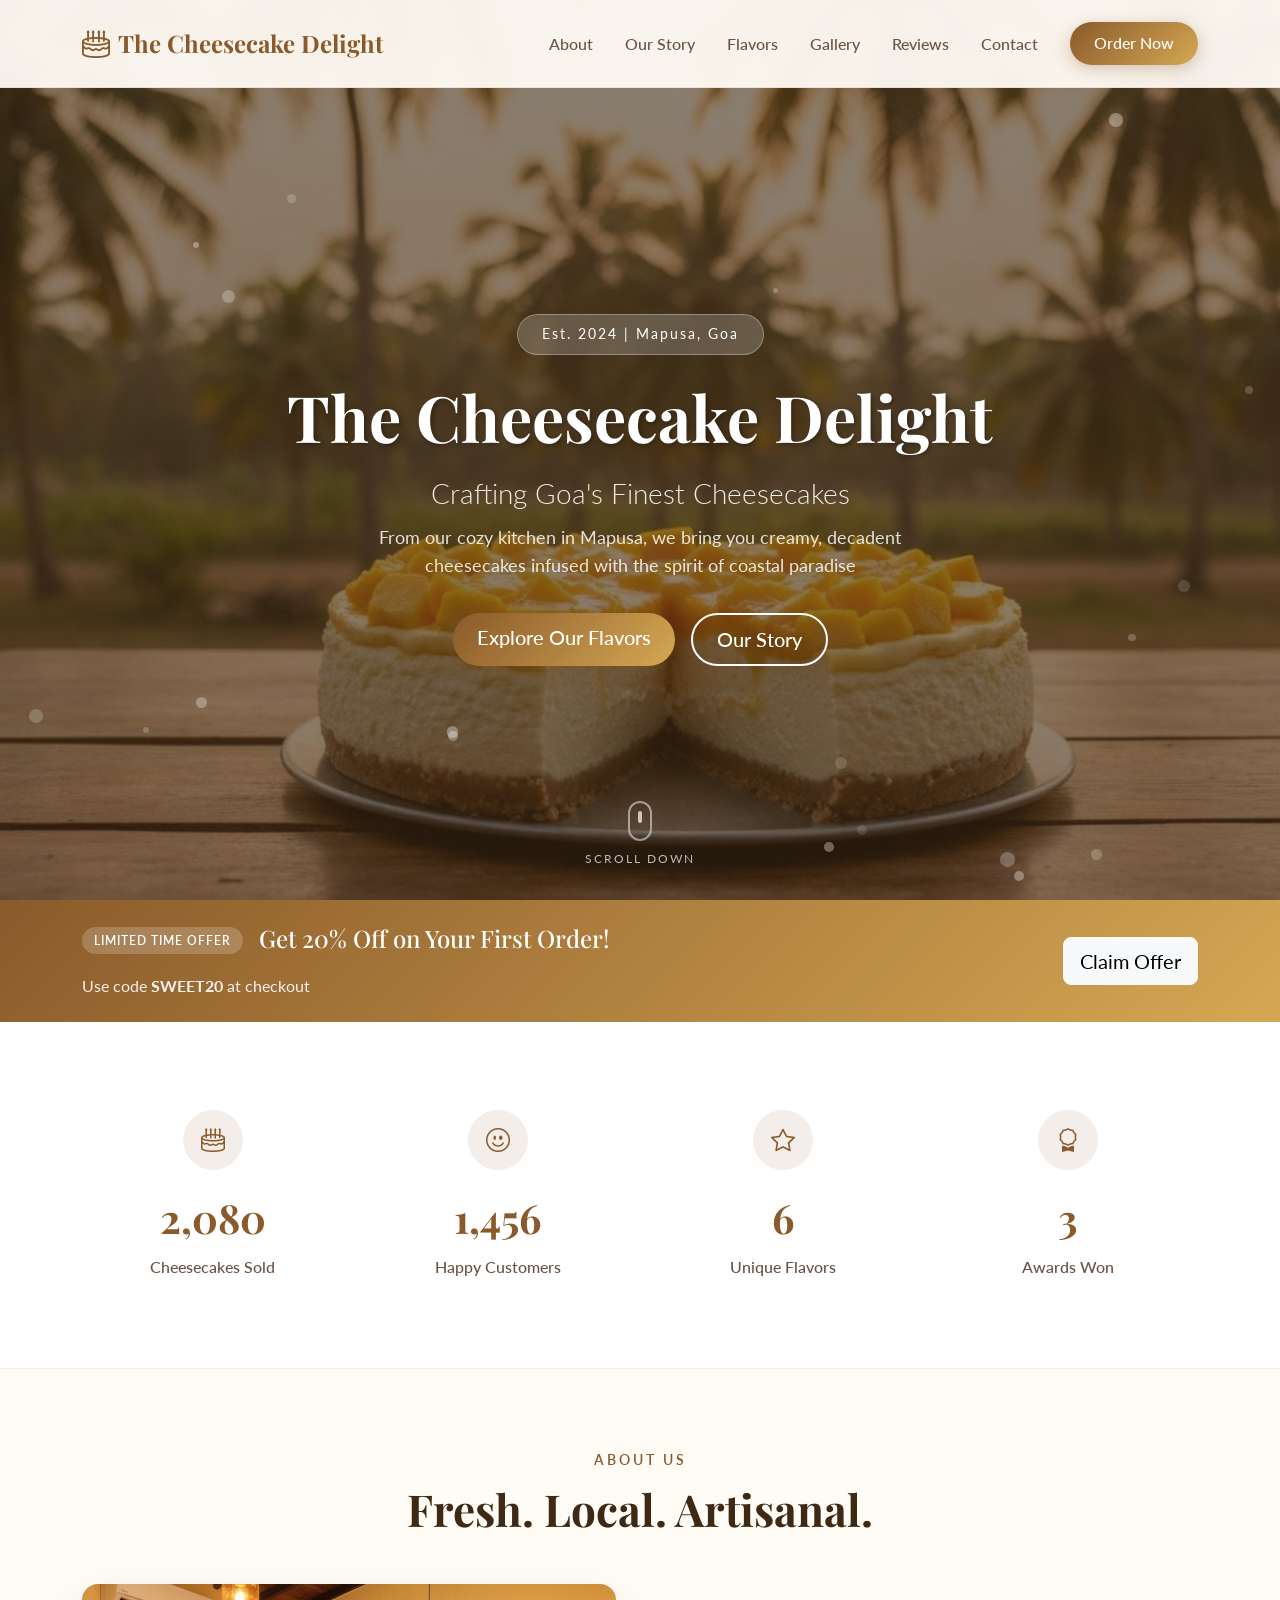
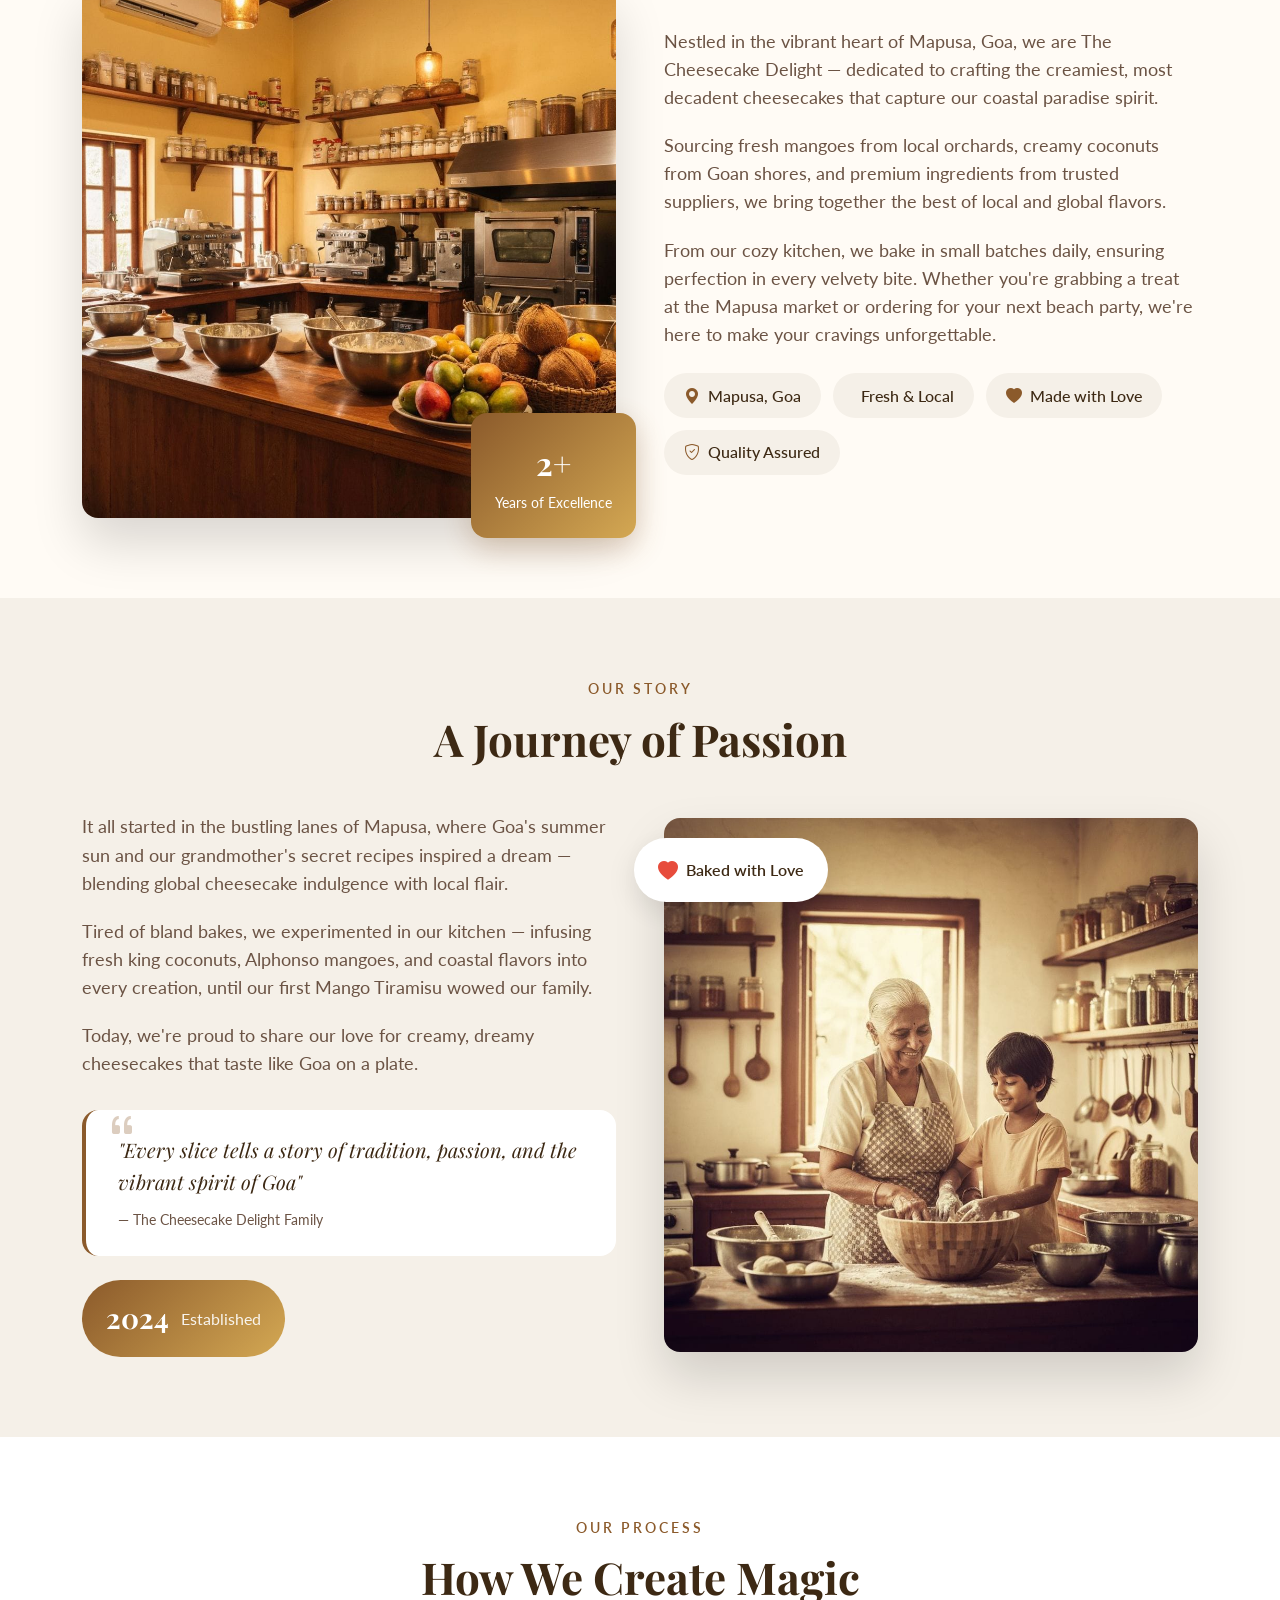
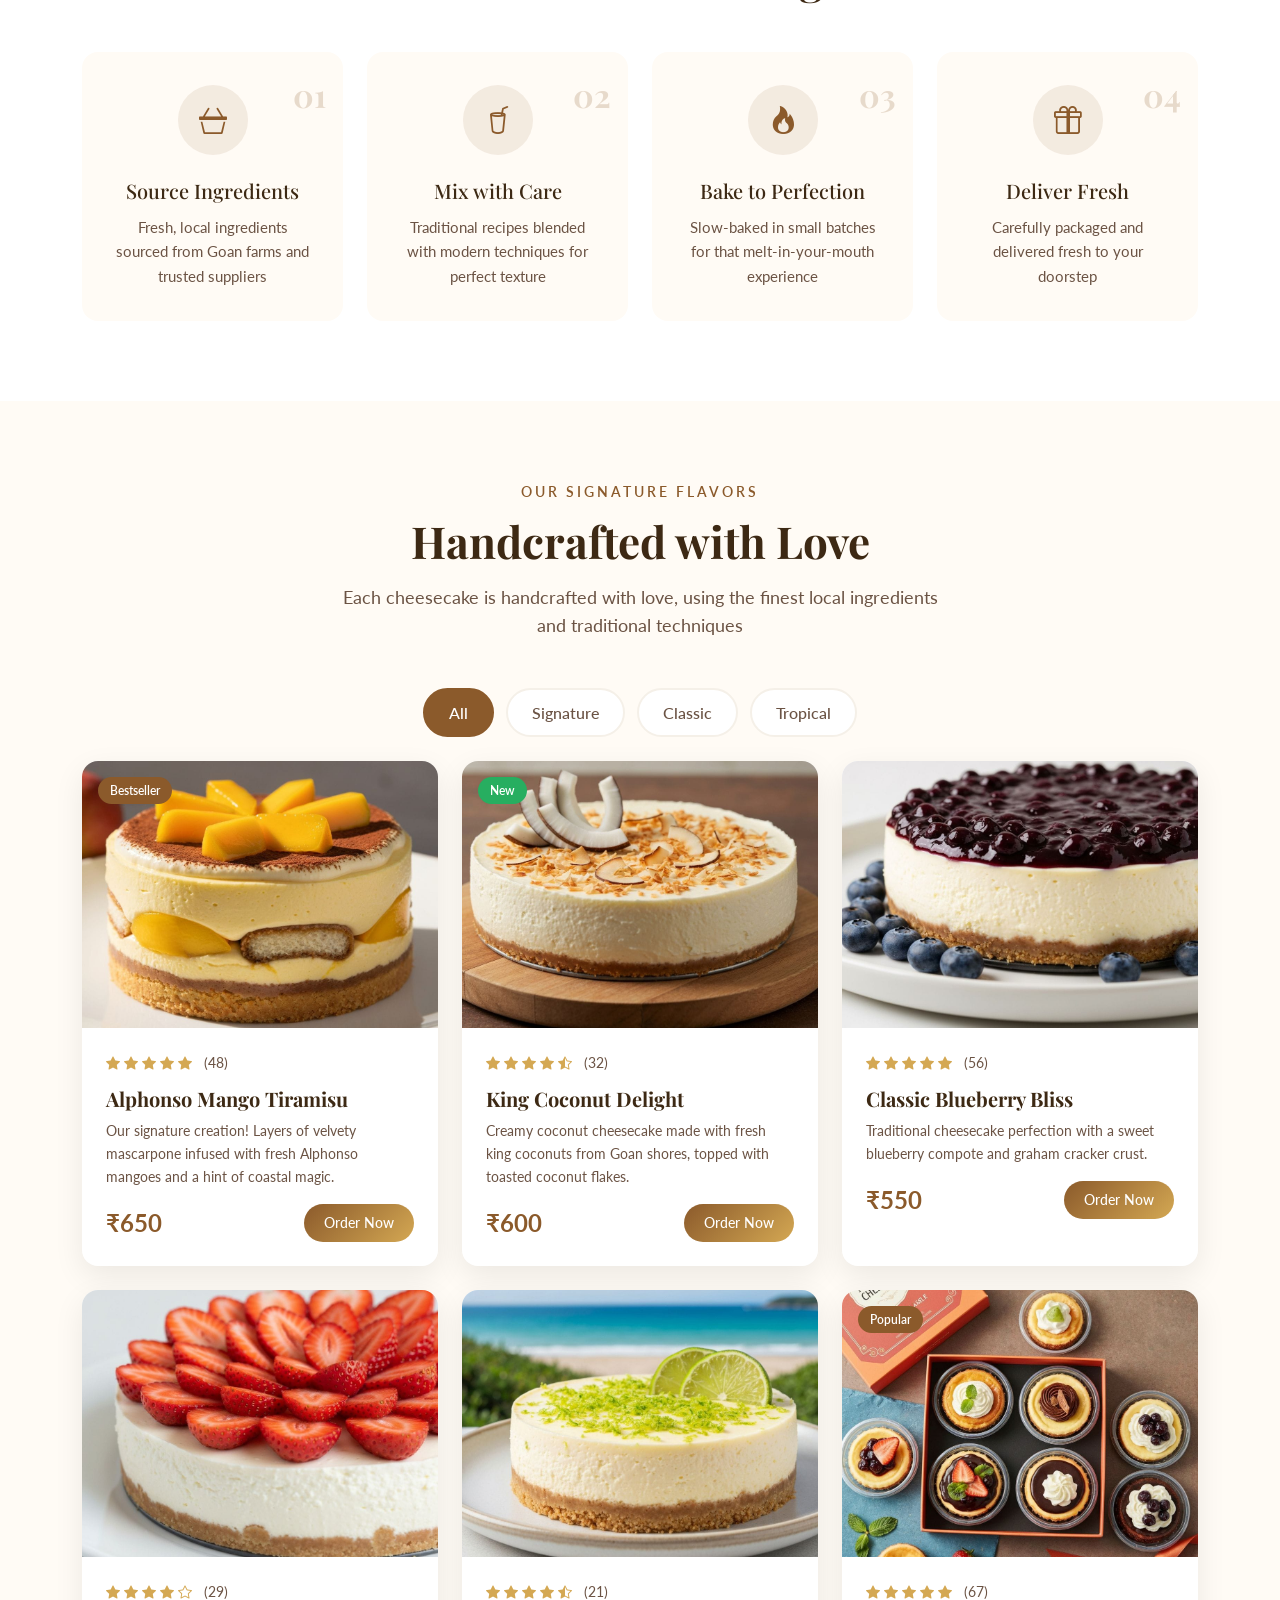
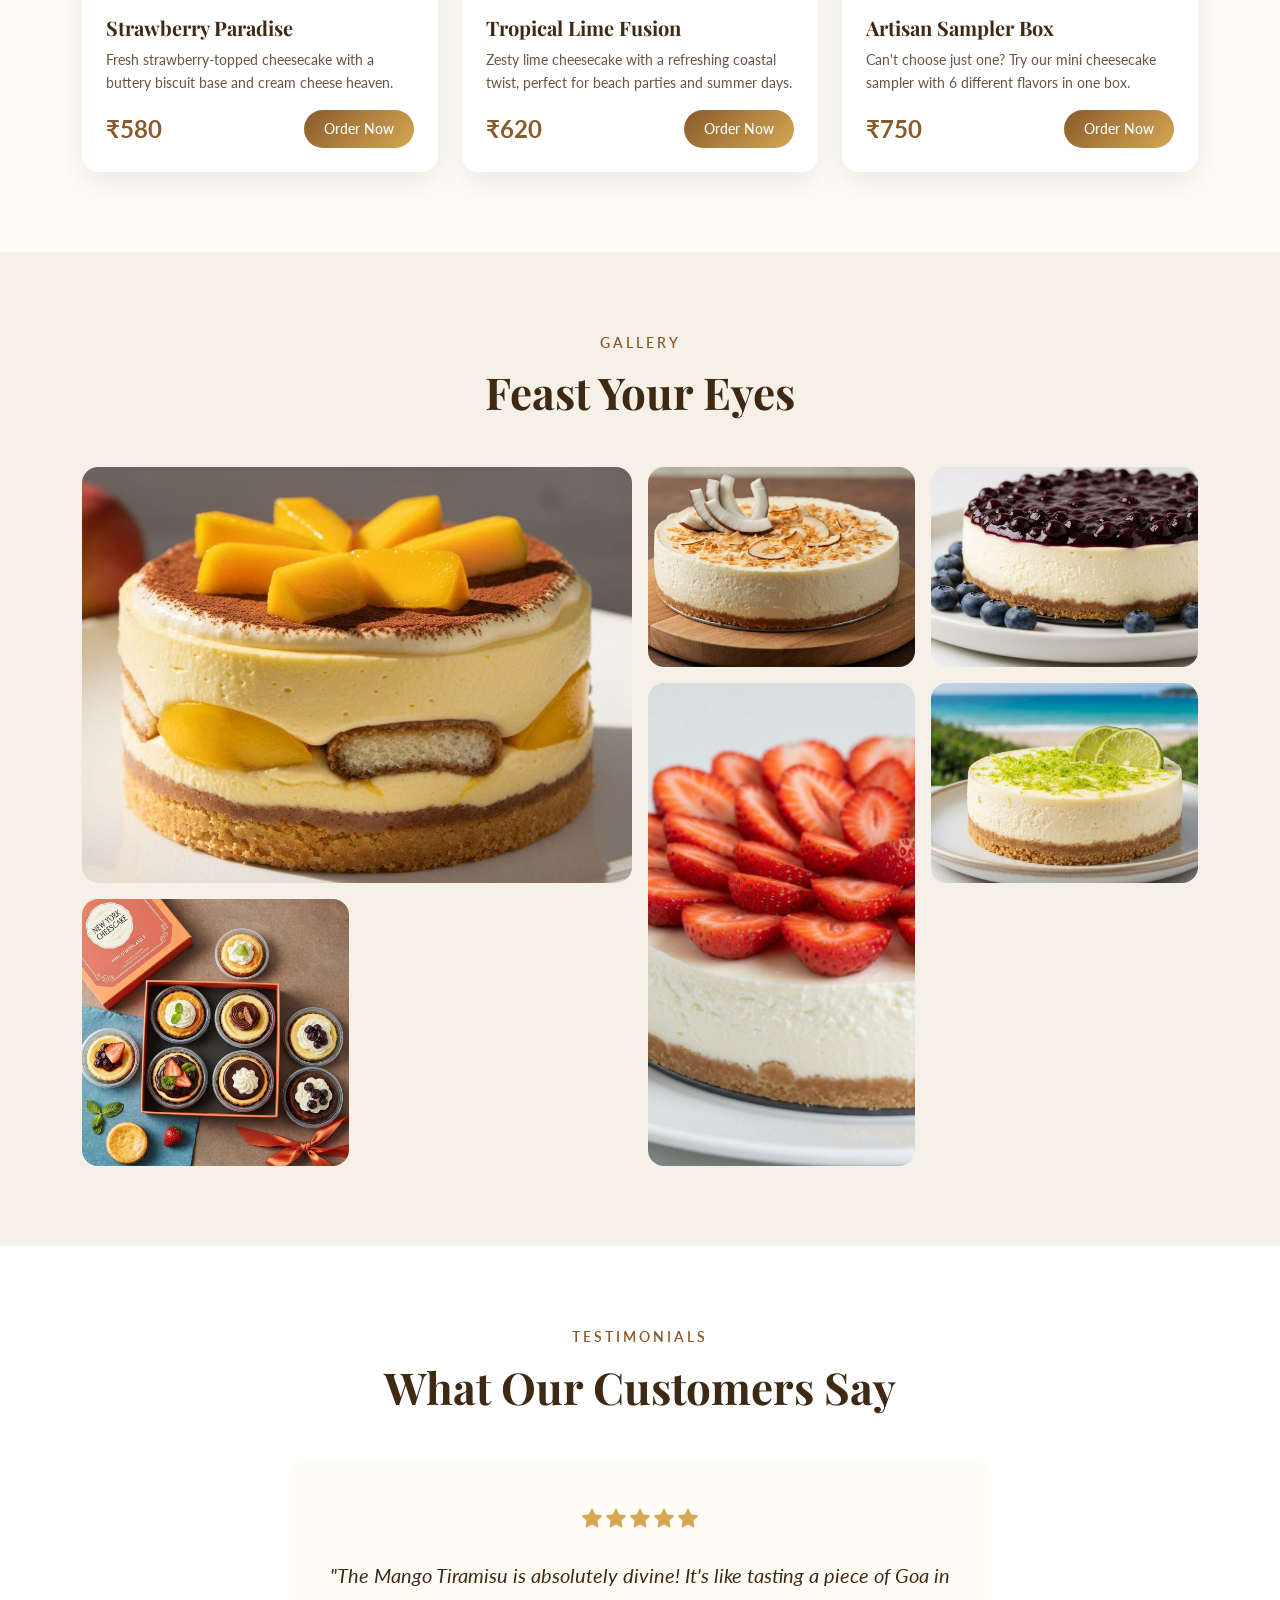
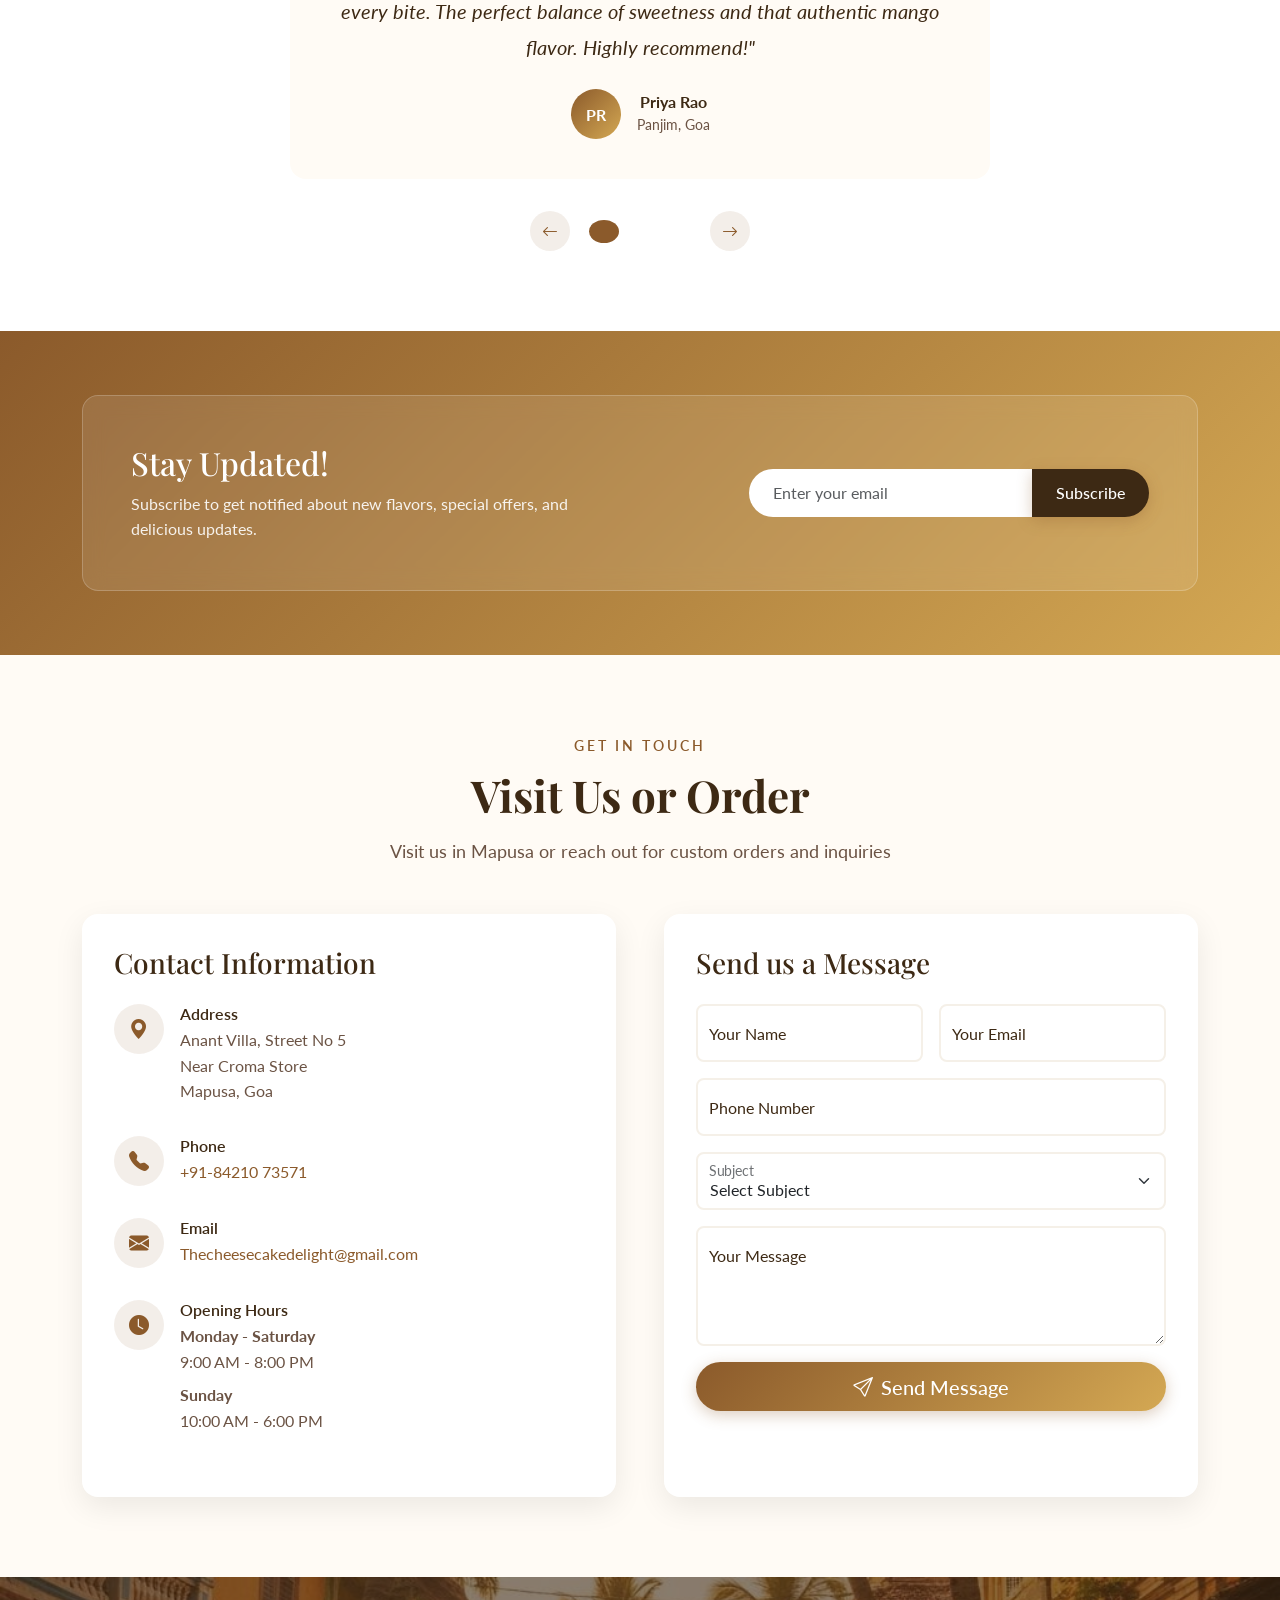
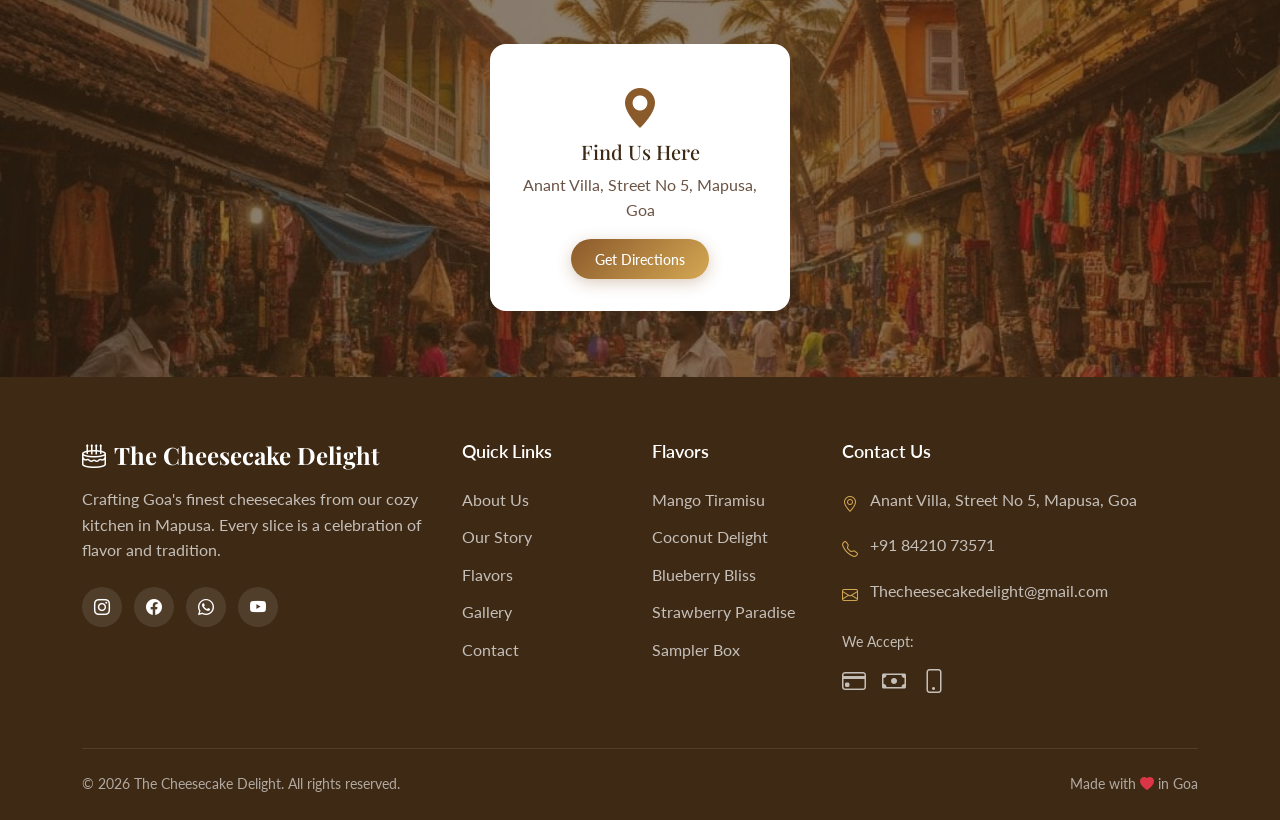
<file: index.html>
<!DOCTYPE html>
<html lang="en">
<head>
    <meta charset="UTF-8">
    <meta name="viewport" content="width=device-width, initial-scale=1.0">
    <title>The Cheesecake Delight | Goa's Finest Cheesecakes</title>
    <meta name="description" content="Crafting Goa's finest cheesecakes from our cozy kitchen in Mapusa. Fresh, local, artisanal cheesecakes infused with coastal paradise flavors.">
    
    <!-- Bootstrap CSS -->
    <link href="https://cdn.jsdelivr.net/npm/bootstrap@5.3.3/dist/css/bootstrap.min.css" rel="stylesheet">
    <!-- Bootstrap Icons -->
    <link href="https://cdn.jsdelivr.net/npm/bootstrap-icons@1.11.3/font/bootstrap-icons.css" rel="stylesheet">
    <!-- Google Fonts -->
    <link href="https://fonts.googleapis.com/css2?family=Playfair+Display:wght@400;600;700&family=Lato:wght@300;400;700&display=swap" rel="stylesheet">
    <!-- AOS Animation Library -->
    <link href="https://unpkg.com/aos@2.3.1/dist/aos.css" rel="stylesheet">
    <!-- Custom CSS -->
    <link rel="stylesheet" href="style.css">
</head>
<body>

    <!-- Preloader -->
    <div id="preloader">
        <div class="preloader-inner">
            <div class="preloader-icon">
                <i class="bi bi-cake2"></i>
            </div>
            <p>Loading deliciousness...</p>
        </div>
    </div>

    <!-- Header -->
    <nav class="navbar navbar-expand-lg fixed-top">
        <div class="container">
            <a class="navbar-brand" href="#">
                <i class="bi bi-cake2 me-2"></i>The Cheesecake Delight
            </a>
            <button class="navbar-toggler" type="button" data-bs-toggle="collapse" data-bs-target="#navbarNav" aria-controls="navbarNav" aria-expanded="false" aria-label="Toggle navigation">
                <span class="navbar-toggler-icon"></span>
            </button>
            <div class="collapse navbar-collapse justify-content-end" id="navbarNav">
                <ul class="navbar-nav align-items-center">
                    <li class="nav-item">
                        <a class="nav-link" href="#about">About</a>
                    </li>
                    <li class="nav-item">
                        <a class="nav-link" href="#story">Our Story</a>
                    </li>
                    <li class="nav-item">
                        <a class="nav-link" href="#flavors">Flavors</a>
                    </li>
                    <li class="nav-item">
                        <a class="nav-link" href="#gallery">Gallery</a>
                    </li>
                    <li class="nav-item">
                        <a class="nav-link" href="#testimonials">Reviews</a>
                    </li>
                    <li class="nav-item">
                        <a class="nav-link" href="#contact">Contact</a>
                    </li>
                    <li class="nav-item ms-lg-3">
                        <a class="btn btn-primary-custom" href="#flavors">Order Now</a>
                    </li>
                </ul>
            </div>
        </div>
    </nav>

    <!-- Hero Section -->
    <section class="hero-section">
        <div class="hero-particles" id="particles"></div>
        <div class="hero-content" data-aos="fade-up" data-aos-duration="1000">
            <span class="hero-badge">Est. 2024 | Mapusa, Goa</span>
            <h1>The Cheesecake Delight</h1>
            <p class="subtitle">Crafting Goa's Finest Cheesecakes</p>
            <p class="description">From our cozy kitchen in Mapusa, we bring you creamy, decadent cheesecakes infused with the spirit of coastal paradise</p>
            <div class="hero-buttons">
                <a href="#flavors" class="btn btn-primary-custom btn-lg">Explore Our Flavors</a>
                <a href="#story" class="btn btn-outline-custom btn-lg">Our Story</a>
            </div>
        </div>
        <div class="scroll-indicator">
            <div class="mouse">
                <div class="wheel"></div>
            </div>
            <span>Scroll Down</span>
        </div>
    </section>

    <!-- Special Offer Banner -->
    <section class="offer-banner">
        <div class="container">
            <div class="row align-items-center">
                <div class="col-lg-8">
                    <div class="offer-content" data-aos="fade-right">
                        <span class="offer-tag">Limited Time Offer</span>
                        <h3>Get 20% Off on Your First Order!</h3>
                        <p>Use code <strong>SWEET20</strong> at checkout</p>
                    </div>
                </div>
                <div class="col-lg-4 text-lg-end">
                    <a href="#contact" class="btn btn-light btn-lg" data-aos="fade-left">Claim Offer</a>
                </div>
            </div>
        </div>
    </section>

    <!-- Stats Section -->
    <section class="stats-section">
        <div class="container">
            <div class="row g-4">
                <div class="col-6 col-md-3" data-aos="fade-up" data-aos-delay="0">
                    <div class="stat-item">
                        <div class="stat-icon"><i class="bi bi-cake2"></i></div>
                        <div class="stat-number" data-target="5000">0</div>
                        <div class="stat-label">Cheesecakes Sold</div>
                    </div>
                </div>
                <div class="col-6 col-md-3" data-aos="fade-up" data-aos-delay="100">
                    <div class="stat-item">
                        <div class="stat-icon"><i class="bi bi-emoji-smile"></i></div>
                        <div class="stat-number" data-target="3500">0</div>
                        <div class="stat-label">Happy Customers</div>
                    </div>
                </div>
                <div class="col-6 col-md-3" data-aos="fade-up" data-aos-delay="200">
                    <div class="stat-item">
                        <div class="stat-icon"><i class="bi bi-star"></i></div>
                        <div class="stat-number" data-target="15">0</div>
                        <div class="stat-label">Unique Flavors</div>
                    </div>
                </div>
                <div class="col-6 col-md-3" data-aos="fade-up" data-aos-delay="300">
                    <div class="stat-item">
                        <div class="stat-icon"><i class="bi bi-award"></i></div>
                        <div class="stat-number" data-target="8">0</div>
                        <div class="stat-label">Awards Won</div>
                    </div>
                </div>
            </div>
        </div>
    </section>

    <!-- About Section -->
    <section id="about" class="section about-section">
        <div class="container">
            <div class="text-center mb-5">
                <p class="section-label" data-aos="fade-up">About Us</p>
                <h2 class="section-title" data-aos="fade-up" data-aos-delay="100">Fresh. Local. Artisanal.</h2>
            </div>
            <div class="row align-items-center g-5">
                <div class="col-lg-6" data-aos="fade-right">
                    <div class="about-image-wrapper">
                        <div class="about-image">
                            <img src="images/about-bakery.jpg" alt="Our cozy bakery kitchen in Mapusa">
                        </div>
                        <div class="about-image-badge">
                            <span class="badge-number">2+</span>
                            <span class="badge-text">Years of Excellence</span>
                        </div>
                    </div>
                </div>
                <div class="col-lg-6" data-aos="fade-left">
                    <div class="about-text">
                        <p>Nestled in the vibrant heart of Mapusa, Goa, we are The Cheesecake Delight — dedicated to crafting the creamiest, most decadent cheesecakes that capture our coastal paradise spirit.</p>
                        <p>Sourcing fresh mangoes from local orchards, creamy coconuts from Goan shores, and premium ingredients from trusted suppliers, we bring together the best of local and global flavors.</p>
                        <p>From our cozy kitchen, we bake in small batches daily, ensuring perfection in every velvety bite. Whether you're grabbing a treat at the Mapusa market or ordering for your next beach party, we're here to make your cravings unforgettable.</p>
                        <div class="feature-badges mt-4">
                            <span class="feature-badge"><i class="bi bi-geo-alt-fill"></i> Mapusa, Goa</span>
                            <span class="feature-badge"><i class="bi bi-leaf"></i> Fresh &amp; Local</span>
                            <span class="feature-badge"><i class="bi bi-heart-fill"></i> Made with Love</span>
                            <span class="feature-badge"><i class="bi bi-shield-check"></i> Quality Assured</span>
                        </div>
                    </div>
                </div>
            </div>
        </div>
    </section>

    <!-- Story Section -->
    <section id="story" class="section story-section">
        <div class="container">
            <div class="text-center mb-5">
                <p class="section-label" data-aos="fade-up">Our Story</p>
                <h2 class="section-title" data-aos="fade-up" data-aos-delay="100">A Journey of Passion</h2>
            </div>
            <div class="row align-items-center g-5">
                <div class="col-lg-6 order-lg-2" data-aos="fade-left">
                    <div class="story-image-wrapper">
                        <div class="story-image">
                            <img src="images/our-story.jpg" alt="Our grandmother teaching baking traditions">
                        </div>
                        <div class="story-floating-card">
                            <i class="bi bi-heart-fill"></i>
                            <span>Baked with Love</span>
                        </div>
                    </div>
                </div>
                <div class="col-lg-6 order-lg-1" data-aos="fade-right">
                    <div class="story-text">
                        <p>It all started in the bustling lanes of Mapusa, where Goa's summer sun and our grandmother's secret recipes inspired a dream — blending global cheesecake indulgence with local flair.</p>
                        <p>Tired of bland bakes, we experimented in our kitchen — infusing fresh king coconuts, Alphonso mangoes, and coastal flavors into every creation, until our first Mango Tiramisu wowed our family.</p>
                        <p>Today, we're proud to share our love for creamy, dreamy cheesecakes that taste like Goa on a plate.</p>
                        
                        <div class="story-quote">
                            <i class="bi bi-quote quote-icon"></i>
                            <p>"Every slice tells a story of tradition, passion, and the vibrant spirit of Goa"</p>
                            <cite>— The Cheesecake Delight Family</cite>
                        </div>
                        
                        <div class="year-badge">
                            <span class="year">2024</span>
                            <span class="text">Established</span>
                        </div>
                    </div>
                </div>
            </div>
        </div>
    </section>

    <!-- Process Section -->
    <section class="section process-section">
        <div class="container">
            <div class="text-center mb-5">
                <p class="section-label" data-aos="fade-up">Our Process</p>
                <h2 class="section-title" data-aos="fade-up" data-aos-delay="100">How We Create Magic</h2>
            </div>
            <div class="row g-4">
                <div class="col-md-6 col-lg-3" data-aos="fade-up" data-aos-delay="0">
                    <div class="process-card">
                        <div class="process-number">01</div>
                        <div class="process-icon"><i class="bi bi-basket3"></i></div>
                        <h4>Source Ingredients</h4>
                        <p>Fresh, local ingredients sourced from Goan farms and trusted suppliers</p>
                    </div>
                </div>
                <div class="col-md-6 col-lg-3" data-aos="fade-up" data-aos-delay="100">
                    <div class="process-card">
                        <div class="process-number">02</div>
                        <div class="process-icon"><i class="bi bi-cup-straw"></i></div>
                        <h4>Mix with Care</h4>
                        <p>Traditional recipes blended with modern techniques for perfect texture</p>
                    </div>
                </div>
                <div class="col-md-6 col-lg-3" data-aos="fade-up" data-aos-delay="200">
                    <div class="process-card">
                        <div class="process-number">03</div>
                        <div class="process-icon"><i class="bi bi-fire"></i></div>
                        <h4>Bake to Perfection</h4>
                        <p>Slow-baked in small batches for that melt-in-your-mouth experience</p>
                    </div>
                </div>
                <div class="col-md-6 col-lg-3" data-aos="fade-up" data-aos-delay="300">
                    <div class="process-card">
                        <div class="process-number">04</div>
                        <div class="process-icon"><i class="bi bi-gift"></i></div>
                        <h4>Deliver Fresh</h4>
                        <p>Carefully packaged and delivered fresh to your doorstep</p>
                    </div>
                </div>
            </div>
        </div>
    </section>

    <!-- Flavors Section -->
    <section id="flavors" class="section flavors-section">
        <div class="container">
            <div class="text-center mb-5">
                <p class="section-label" data-aos="fade-up">Our Signature Flavors</p>
                <h2 class="section-title" data-aos="fade-up" data-aos-delay="100">Handcrafted with Love</h2>
                <p class="section-description" data-aos="fade-up" data-aos-delay="200">Each cheesecake is handcrafted with love, using the finest local ingredients and traditional techniques</p>
            </div>
            
            <!-- Flavor Filter -->
            <div class="flavor-filter text-center mb-4" data-aos="fade-up">
                <button class="filter-btn active" data-filter="all">All</button>
                <button class="filter-btn" data-filter="signature">Signature</button>
                <button class="filter-btn" data-filter="classic">Classic</button>
                <button class="filter-btn" data-filter="tropical">Tropical</button>
            </div>

            <div class="row g-4" id="flavors-grid">
                <!-- Flavor 1 -->
                <div class="col-sm-6 col-lg-4 flavor-item" data-category="signature" data-aos="fade-up" data-aos-delay="0">
                    <div class="flavor-card">
                        <div class="flavor-badge">Bestseller</div>
                        <div class="flavor-image">
                            <img src="images/mango-tiramisu.jpg" alt="Alphonso Mango Tiramisu">
                            <div class="flavor-overlay">
                                <a href="#contact" class="quick-order"><i class="bi bi-cart-plus"></i></a>
                            </div>
                        </div>
                        <div class="flavor-content">
                            <div class="flavor-rating">
                                <i class="bi bi-star-fill"></i>
                                <i class="bi bi-star-fill"></i>
                                <i class="bi bi-star-fill"></i>
                                <i class="bi bi-star-fill"></i>
                                <i class="bi bi-star-fill"></i>
                                <span>(48)</span>
                            </div>
                            <h3>Alphonso Mango Tiramisu</h3>
                            <p>Our signature creation! Layers of velvety mascarpone infused with fresh Alphonso mangoes and a hint of coastal magic.</p>
                            <div class="flavor-footer">
                                <span class="flavor-price">&#8377;650</span>
                                <a href="#contact" class="btn-order">Order Now</a>
                            </div>
                        </div>
                    </div>
                </div>
                <!-- Flavor 2 -->
                <div class="col-sm-6 col-lg-4 flavor-item" data-category="tropical" data-aos="fade-up" data-aos-delay="100">
                    <div class="flavor-card">
                        <div class="flavor-badge new">New</div>
                        <div class="flavor-image">
                            <img src="images/coconut-cheesecake.jpg" alt="King Coconut Delight">
                            <div class="flavor-overlay">
                                <a href="#contact" class="quick-order"><i class="bi bi-cart-plus"></i></a>
                            </div>
                        </div>
                        <div class="flavor-content">
                            <div class="flavor-rating">
                                <i class="bi bi-star-fill"></i>
                                <i class="bi bi-star-fill"></i>
                                <i class="bi bi-star-fill"></i>
                                <i class="bi bi-star-fill"></i>
                                <i class="bi bi-star-half"></i>
                                <span>(32)</span>
                            </div>
                            <h3>King Coconut Delight</h3>
                            <p>Creamy coconut cheesecake made with fresh king coconuts from Goan shores, topped with toasted coconut flakes.</p>
                            <div class="flavor-footer">
                                <span class="flavor-price">&#8377;600</span>
                                <a href="#contact" class="btn-order">Order Now</a>
                            </div>
                        </div>
                    </div>
                </div>
                <!-- Flavor 3 -->
                <div class="col-sm-6 col-lg-4 flavor-item" data-category="classic" data-aos="fade-up" data-aos-delay="200">
                    <div class="flavor-card">
                        <div class="flavor-image">
                            <img src="images/blueberry-cheesecake.jpg" alt="Classic Blueberry Bliss">
                            <div class="flavor-overlay">
                                <a href="#contact" class="quick-order"><i class="bi bi-cart-plus"></i></a>
                            </div>
                        </div>
                        <div class="flavor-content">
                            <div class="flavor-rating">
                                <i class="bi bi-star-fill"></i>
                                <i class="bi bi-star-fill"></i>
                                <i class="bi bi-star-fill"></i>
                                <i class="bi bi-star-fill"></i>
                                <i class="bi bi-star-fill"></i>
                                <span>(56)</span>
                            </div>
                            <h3>Classic Blueberry Bliss</h3>
                            <p>Traditional cheesecake perfection with a sweet blueberry compote and graham cracker crust.</p>
                            <div class="flavor-footer">
                                <span class="flavor-price">&#8377;550</span>
                                <a href="#contact" class="btn-order">Order Now</a>
                            </div>
                        </div>
                    </div>
                </div>
                <!-- Flavor 4 -->
                <div class="col-sm-6 col-lg-4 flavor-item" data-category="classic" data-aos="fade-up" data-aos-delay="0">
                    <div class="flavor-card">
                        <div class="flavor-image">
                            <img src="images/strawberry-cheesecake.jpg" alt="Strawberry Paradise">
                            <div class="flavor-overlay">
                                <a href="#contact" class="quick-order"><i class="bi bi-cart-plus"></i></a>
                            </div>
                        </div>
                        <div class="flavor-content">
                            <div class="flavor-rating">
                                <i class="bi bi-star-fill"></i>
                                <i class="bi bi-star-fill"></i>
                                <i class="bi bi-star-fill"></i>
                                <i class="bi bi-star-fill"></i>
                                <i class="bi bi-star"></i>
                                <span>(29)</span>
                            </div>
                            <h3>Strawberry Paradise</h3>
                            <p>Fresh strawberry-topped cheesecake with a buttery biscuit base and cream cheese heaven.</p>
                            <div class="flavor-footer">
                                <span class="flavor-price">&#8377;580</span>
                                <a href="#contact" class="btn-order">Order Now</a>
                            </div>
                        </div>
                    </div>
                </div>
                <!-- Flavor 5 -->
                <div class="col-sm-6 col-lg-4 flavor-item" data-category="tropical" data-aos="fade-up" data-aos-delay="100">
                    <div class="flavor-card">
                        <div class="flavor-image">
                            <img src="images/lime-cheesecake.jpg" alt="Tropical Lime Fusion">
                            <div class="flavor-overlay">
                                <a href="#contact" class="quick-order"><i class="bi bi-cart-plus"></i></a>
                            </div>
                        </div>
                        <div class="flavor-content">
                            <div class="flavor-rating">
                                <i class="bi bi-star-fill"></i>
                                <i class="bi bi-star-fill"></i>
                                <i class="bi bi-star-fill"></i>
                                <i class="bi bi-star-fill"></i>
                                <i class="bi bi-star-half"></i>
                                <span>(21)</span>
                            </div>
                            <h3>Tropical Lime Fusion</h3>
                            <p>Zesty lime cheesecake with a refreshing coastal twist, perfect for beach parties and summer days.</p>
                            <div class="flavor-footer">
                                <span class="flavor-price">&#8377;620</span>
                                <a href="#contact" class="btn-order">Order Now</a>
                            </div>
                        </div>
                    </div>
                </div>
                <!-- Flavor 6 -->
                <div class="col-sm-6 col-lg-4 flavor-item" data-category="signature" data-aos="fade-up" data-aos-delay="200">
                    <div class="flavor-card">
                        <div class="flavor-badge">Popular</div>
                        <div class="flavor-image">
                            <img src="images/sampler-box.jpg" alt="Artisan Sampler Box">
                            <div class="flavor-overlay">
                                <a href="#contact" class="quick-order"><i class="bi bi-cart-plus"></i></a>
                            </div>
                        </div>
                        <div class="flavor-content">
                            <div class="flavor-rating">
                                <i class="bi bi-star-fill"></i>
                                <i class="bi bi-star-fill"></i>
                                <i class="bi bi-star-fill"></i>
                                <i class="bi bi-star-fill"></i>
                                <i class="bi bi-star-fill"></i>
                                <span>(67)</span>
                            </div>
                            <h3>Artisan Sampler Box</h3>
                            <p>Can't choose just one? Try our mini cheesecake sampler with 6 different flavors in one box.</p>
                            <div class="flavor-footer">
                                <span class="flavor-price">&#8377;750</span>
                                <a href="#contact" class="btn-order">Order Now</a>
                            </div>
                        </div>
                    </div>
                </div>
            </div>
        </div>
    </section>

    <!-- Gallery Section -->
    <section id="gallery" class="section gallery-section">
        <div class="container">
            <div class="text-center mb-5">
                <p class="section-label" data-aos="fade-up">Gallery</p>
                <h2 class="section-title" data-aos="fade-up" data-aos-delay="100">Feast Your Eyes</h2>
            </div>
            <div class="gallery-grid" data-aos="fade-up" data-aos-delay="200">
                <div class="gallery-item large">
                    <img src="images/mango-tiramisu.jpg" alt="Mango Tiramisu">
                    <div class="gallery-overlay">
                        <i class="bi bi-zoom-in"></i>
                    </div>
                </div>
                <div class="gallery-item">
                    <img src="images/coconut-cheesecake.jpg" alt="Coconut Cheesecake">
                    <div class="gallery-overlay">
                        <i class="bi bi-zoom-in"></i>
                    </div>
                </div>
                <div class="gallery-item">
                    <img src="images/blueberry-cheesecake.jpg" alt="Blueberry Cheesecake">
                    <div class="gallery-overlay">
                        <i class="bi bi-zoom-in"></i>
                    </div>
                </div>
                <div class="gallery-item tall">
                    <img src="images/strawberry-cheesecake.jpg" alt="Strawberry Cheesecake">
                    <div class="gallery-overlay">
                        <i class="bi bi-zoom-in"></i>
                    </div>
                </div>
                <div class="gallery-item">
                    <img src="images/lime-cheesecake.jpg" alt="Lime Cheesecake">
                    <div class="gallery-overlay">
                        <i class="bi bi-zoom-in"></i>
                    </div>
                </div>
                <div class="gallery-item">
                    <img src="images/sampler-box.jpg" alt="Sampler Box">
                    <div class="gallery-overlay">
                        <i class="bi bi-zoom-in"></i>
                    </div>
                </div>
            </div>
        </div>
    </section>

    <!-- Lightbox -->
    <div id="lightbox" class="lightbox">
        <span class="lightbox-close">&times;</span>
        <img class="lightbox-content" id="lightbox-img" alt="Lightbox image">
    </div>

    <!-- Testimonials Section -->
    <section id="testimonials" class="section testimonials-section">
        <div class="container">
            <div class="text-center mb-5">
                <p class="section-label" data-aos="fade-up">Testimonials</p>
                <h2 class="section-title" data-aos="fade-up" data-aos-delay="100">What Our Customers Say</h2>
            </div>
            <div class="testimonial-slider" data-aos="fade-up" data-aos-delay="200">
                <div id="testimonialCarousel" class="carousel slide" data-bs-ride="carousel">
                    <div class="carousel-inner">
                        <div class="carousel-item active">
                            <div class="testimonial-card">
                                <div class="testimonial-stars">
                                    <i class="bi bi-star-fill"></i>
                                    <i class="bi bi-star-fill"></i>
                                    <i class="bi bi-star-fill"></i>
                                    <i class="bi bi-star-fill"></i>
                                    <i class="bi bi-star-fill"></i>
                                </div>
                                <p class="testimonial-text">"The Mango Tiramisu is absolutely divine! It's like tasting a piece of Goa in every bite. The perfect balance of sweetness and that authentic mango flavor. Highly recommend!"</p>
                                <div class="testimonial-author">
                                    <div class="author-avatar">PR</div>
                                    <div class="author-info">
                                        <h5>Priya Rao</h5>
                                        <span>Panjim, Goa</span>
                                    </div>
                                </div>
                            </div>
                        </div>
                        <div class="carousel-item">
                            <div class="testimonial-card">
                                <div class="testimonial-stars">
                                    <i class="bi bi-star-fill"></i>
                                    <i class="bi bi-star-fill"></i>
                                    <i class="bi bi-star-fill"></i>
                                    <i class="bi bi-star-fill"></i>
                                    <i class="bi bi-star-fill"></i>
                                </div>
                                <p class="testimonial-text">"Ordered the Sampler Box for my anniversary and it was the best decision! Every flavor was unique and delicious. The packaging was beautiful too. Will definitely order again!"</p>
                                <div class="testimonial-author">
                                    <div class="author-avatar">AK</div>
                                    <div class="author-info">
                                        <h5>Amit Kumar</h5>
                                        <span>Margao, Goa</span>
                                    </div>
                                </div>
                            </div>
                        </div>
                        <div class="carousel-item">
                            <div class="testimonial-card">
                                <div class="testimonial-stars">
                                    <i class="bi bi-star-fill"></i>
                                    <i class="bi bi-star-fill"></i>
                                    <i class="bi bi-star-fill"></i>
                                    <i class="bi bi-star-fill"></i>
                                    <i class="bi bi-star-half"></i>
                                </div>
                                <p class="testimonial-text">"The King Coconut cheesecake transported me straight to the beach! So creamy and refreshing. Great for parties - my guests couldn't stop raving about it!"</p>
                                <div class="testimonial-author">
                                    <div class="author-avatar">SM</div>
                                    <div class="author-info">
                                        <h5>Sarah Mendes</h5>
                                        <span>Calangute, Goa</span>
                                    </div>
                                </div>
                            </div>
                        </div>
                    </div>
                    <div class="carousel-controls">
                        <button class="carousel-control-prev" type="button" data-bs-target="#testimonialCarousel" data-bs-slide="prev">
                            <i class="bi bi-arrow-left"></i>
                        </button>
                        <div class="carousel-indicators">
                            <button type="button" data-bs-target="#testimonialCarousel" data-bs-slide-to="0" class="active" aria-current="true" aria-label="Slide 1"></button>
                            <button type="button" data-bs-target="#testimonialCarousel" data-bs-slide-to="1" aria-label="Slide 2"></button>
                            <button type="button" data-bs-target="#testimonialCarousel" data-bs-slide-to="2" aria-label="Slide 3"></button>
                        </div>
                        <button class="carousel-control-next" type="button" data-bs-target="#testimonialCarousel" data-bs-slide="next">
                            <i class="bi bi-arrow-right"></i>
                        </button>
                    </div>
                </div>
            </div>
        </div>
    </section>

    <!-- Newsletter Section -->
    <section class="newsletter-section">
        <div class="container">
            <div class="newsletter-content" data-aos="fade-up">
                <div class="row align-items-center">
                    <div class="col-lg-6">
                        <h3>Stay Updated!</h3>
                        <p>Subscribe to get notified about new flavors, special offers, and delicious updates.</p>
                    </div>
                    <div class="col-lg-6">
                        <form class="newsletter-form" id="newsletterForm">
                            <div class="input-group">
                                <input type="email" class="form-control" placeholder="Enter your email" required>
                                <button class="btn btn-primary-custom" type="submit">Subscribe</button>
                            </div>
                        </form>
                    </div>
                </div>
            </div>
        </div>
    </section>

    <!-- Contact Section -->
    <section id="contact" class="section contact-section">
        <div class="container">
            <div class="text-center mb-5">
                <p class="section-label" data-aos="fade-up">Get In Touch</p>
                <h2 class="section-title" data-aos="fade-up" data-aos-delay="100">Visit Us or Order</h2>
                <p class="section-description" data-aos="fade-up" data-aos-delay="200">Visit us in Mapusa or reach out for custom orders and inquiries</p>
            </div>
            <div class="row g-5">
                <div class="col-lg-6" data-aos="fade-right">
                    <div class="contact-info-wrapper">
                        <h3 class="mb-4">Contact Information</h3>
                        
                        <div class="contact-item">
                            <div class="contact-icon">
                                <i class="bi bi-geo-alt-fill"></i>
                            </div>
                            <div class="contact-info">
                                <h4>Address</h4>
                                <p>Anant Villa, Street No 5<br>Near Croma Store<br>Mapusa, Goa</p>
                            </div>
                        </div>
                        
                        <div class="contact-item">
                            <div class="contact-icon">
                                <i class="bi bi-telephone-fill"></i>
                            </div>
                            <div class="contact-info">
                                <h4>Phone</h4>
                                <a href="tel:+918421073571">+91-84210 73571</a>
                            </div>
                        </div>
                        
                        <div class="contact-item">
                            <div class="contact-icon">
                                <i class="bi bi-envelope-fill"></i>
                            </div>
                            <div class="contact-info">
                                <h4>Email</h4>
                                <a href="mailto:Thecheesecakedelight@gmail.com">Thecheesecakedelight@gmail.com</a>
                            </div>
                        </div>
                        
                        <div class="contact-item">
                            <div class="contact-icon">
                                <i class="bi bi-clock-fill"></i>
                            </div>
                            <div class="contact-info">
                                <h4>Opening Hours</h4>
                                <p><strong>Monday - Saturday</strong><br>9:00 AM - 8:00 PM</p>
                                <p class="mt-2"><strong>Sunday</strong><br>10:00 AM - 6:00 PM</p>
                            </div>
                        </div>
                    </div>
                </div>
                <div class="col-lg-6" data-aos="fade-left">
                    <div class="contact-form-wrapper">
                        <h3 class="mb-4">Send us a Message</h3>
                        <form id="contactForm">
                            <div class="row g-3">
                                <div class="col-md-6">
                                    <div class="form-floating">
                                        <input type="text" class="form-control" id="name" placeholder="Your Name" required>
                                        <label for="name">Your Name</label>
                                    </div>
                                </div>
                                <div class="col-md-6">
                                    <div class="form-floating">
                                        <input type="email" class="form-control" id="email" placeholder="Your Email" required>
                                        <label for="email">Your Email</label>
                                    </div>
                                </div>
                                <div class="col-12">
                                    <div class="form-floating">
                                        <input type="tel" class="form-control" id="phone" placeholder="Phone Number">
                                        <label for="phone">Phone Number</label>
                                    </div>
                                </div>
                                <div class="col-12">
                                    <div class="form-floating">
                                        <select class="form-select" id="subject" required>
                                            <option value="" selected disabled>Select Subject</option>
                                            <option value="order">Place an Order</option>
                                            <option value="custom">Custom Order</option>
                                            <option value="feedback">Feedback</option>
                                            <option value="other">Other</option>
                                        </select>
                                        <label for="subject">Subject</label>
                                    </div>
                                </div>
                                <div class="col-12">
                                    <div class="form-floating">
                                        <textarea class="form-control" id="message" placeholder="Your Message" style="height: 120px" required></textarea>
                                        <label for="message">Your Message</label>
                                    </div>
                                </div>
                                <div class="col-12">
                                    <button type="submit" class="btn btn-primary-custom btn-lg w-100">
                                        <i class="bi bi-send me-2"></i>Send Message
                                    </button>
                                </div>
                            </div>
                        </form>
                    </div>
                </div>
            </div>
        </div>
    </section>

    <!-- Map Section -->
    <section class="map-section">
        <div class="container-fluid p-0">
            <div class="contact-image full-width">
                <img src="images/mapusa-goa.jpg" alt="Mapusa, Goa - Our location">
                <div class="map-overlay">
                    <div class="map-card">
                        <i class="bi bi-geo-alt-fill"></i>
                        <h4>Find Us Here</h4>
                        <p>Anant Villa, Street No 5, Mapusa, Goa</p>
                        <a href="https://maps.app.goo.gl/bEPFhgjQ3JaEizmt9" target="_blank" class="btn btn-primary-custom btn-sm">Get Directions</a>
                    </div>
                </div>
            </div>
        </div>
    </section>

    <!-- Footer -->
    <footer class="footer">
        <div class="container">
            <div class="row g-4">
                <div class="col-lg-4" data-aos="fade-up">
                    <div class="footer-brand">
                        <h3><i class="bi bi-cake2 me-2"></i>The Cheesecake Delight</h3>
                        <p>Crafting Goa's finest cheesecakes from our cozy kitchen in Mapusa. Every slice is a celebration of flavor and tradition.</p>
                        <div class="footer-social">
                            <a href="#" class="social-icon" aria-label="Instagram"><i class="bi bi-instagram"></i></a>
                            <a href="#" class="social-icon" aria-label="Facebook"><i class="bi bi-facebook"></i></a>
                            <a href="#" class="social-icon" aria-label="WhatsApp"><i class="bi bi-whatsapp"></i></a>
                            <a href="#" class="social-icon" aria-label="YouTube"><i class="bi bi-youtube"></i></a>
                        </div>
                    </div>
                </div>
                <div class="col-lg-2 col-md-4" data-aos="fade-up" data-aos-delay="100">
                    <h4>Quick Links</h4>
                    <ul class="footer-links">
                        <li><a href="#about">About Us</a></li>
                        <li><a href="#story">Our Story</a></li>
                        <li><a href="#flavors">Flavors</a></li>
                        <li><a href="#gallery">Gallery</a></li>
                        <li><a href="#contact">Contact</a></li>
                    </ul>
                </div>
                <div class="col-lg-2 col-md-4" data-aos="fade-up" data-aos-delay="200">
                    <h4>Flavors</h4>
                    <ul class="footer-links">
                        <li><a href="#flavors">Mango Tiramisu</a></li>
                        <li><a href="#flavors">Coconut Delight</a></li>
                        <li><a href="#flavors">Blueberry Bliss</a></li>
                        <li><a href="#flavors">Strawberry Paradise</a></li>
                        <li><a href="#flavors">Sampler Box</a></li>
                    </ul>
                </div>
                <div class="col-lg-4 col-md-4" data-aos="fade-up" data-aos-delay="300">
                    <h4>Contact Us</h4>
                    <ul class="footer-contact">
                        <li><i class="bi bi-geo-alt"></i> Anant Villa, Street No 5, Mapusa, Goa</li>
                        <li><i class="bi bi-telephone"></i> <a href="tel:+918421073571">+91 84210 73571</a></li>
                        <li><i class="bi bi-envelope"></i> <a href="mailto:Thecheesecakedelight@gmail.com">Thecheesecakedelight@gmail.com</a></li>
                    </ul>
                    <div class="footer-payment">
                        <span>We Accept:</span>
                        <div class="payment-icons">
                            <i class="bi bi-credit-card"></i>
                            <i class="bi bi-cash"></i>
                            <i class="bi bi-phone"></i>
                        </div>
                    </div>
                </div>
            </div>
            <div class="footer-bottom">
                <div class="row align-items-center">
                    <div class="col-md-6">
                        <p>&copy; <span id="currentYear"></span> The Cheesecake Delight. All rights reserved.</p>
                    </div>
                    <div class="col-md-6 text-md-end">
                        <p>Made with <i class="bi bi-heart-fill text-danger"></i> in Goa</p>
                    </div>
                </div>
            </div>
        </div>
    </footer>

    <!-- Back to Top Button -->
    <button id="backToTop" class="back-to-top" aria-label="Back to top">
        <i class="bi bi-arrow-up"></i>
    </button>

    <!-- Bootstrap JS -->
    <script src="https://cdn.jsdelivr.net/npm/bootstrap@5.3.3/dist/js/bootstrap.bundle.min.js"></script>
    <!-- AOS Animation Library -->
    <script src="https://unpkg.com/aos@2.3.1/dist/aos.js"></script>
    <!-- Custom JS -->
    <script src="script.js"></script>
</body>
</html>
</file>
<file: style.css>
:root {
    --primary: #8B5A2B;
    --primary-hover: #704821;
    --primary-light: rgba(139, 90, 43, 0.1);
    --secondary: #F5F0E8;
    --accent: #D4A853;
    --text-dark: #3D2914;
    --text-light: #6B5344;
    --background: #FFFBF5;
    --white: #FFFFFF;
    --gradient: linear-gradient(135deg, #8B5A2B 0%, #D4A853 100%);
}

* {
    margin: 0;
    padding: 0;
    box-sizing: border-box;
}

html {
    scroll-behavior: smooth;
}

body {
    font-family: 'Lato', sans-serif;
    color: var(--text-dark);
    background-color: var(--background);
    line-height: 1.6;
    overflow-x: hidden;
}

h1, h2, h3, h4, h5, h6 {
    font-family: 'Playfair Display', serif;
}

/* Preloader */
#preloader {
    position: fixed;
    top: 0;
    left: 0;
    width: 100%;
    height: 100%;
    background: var(--background);
    display: flex;
    align-items: center;
    justify-content: center;
    z-index: 9999;
    transition: opacity 0.5s ease, visibility 0.5s ease;
    animation: hidePreloader 3s forwards;
}

#preloader.hidden {
    opacity: 0;
    visibility: hidden;
    pointer-events: none;
}

/* CSS-only fallback: auto-hide preloader after 3 seconds */
@keyframes hidePreloader {
    0%, 90% { opacity: 1; visibility: visible; }
    100% { opacity: 0; visibility: hidden; }
}

.preloader-inner {
    text-align: center;
}

.preloader-icon {
    font-size: 3rem;
    color: var(--primary);
    animation: bounce 1s infinite;
}

.preloader-inner p {
    margin-top: 1rem;
    color: var(--text-light);
    font-weight: 500;
}

@keyframes bounce {
    0%, 100% { transform: translateY(0); }
    50% { transform: translateY(-15px); }
}

/* Header */
.navbar {
    background-color: rgba(255, 251, 245, 0.95) !important;
    backdrop-filter: blur(10px);
    border-bottom: 1px solid rgba(139, 90, 43, 0.1);
    padding: 1rem 0;
    transition: all 0.3s ease;
}

.navbar.scrolled {
    padding: 0.75rem 0;
    box-shadow: 0 2px 20px rgba(0, 0, 0, 0.1);
}

.navbar-brand {
    font-family: 'Playfair Display', serif;
    font-size: 1.5rem;
    font-weight: 700;
    color: var(--primary) !important;
    display: flex;
    align-items: center;
}

.navbar-brand i {
    font-size: 1.75rem;
}

.nav-link {
    color: var(--text-light) !important;
    font-weight: 500;
    margin: 0 0.5rem;
    transition: color 0.3s ease;
    position: relative;
}

.nav-link::after {
    content: '';
    position: absolute;
    bottom: 0;
    left: 50%;
    width: 0;
    height: 2px;
    background: var(--primary);
    transition: all 0.3s ease;
    transform: translateX(-50%);
}

.nav-link:hover::after,
.nav-link.active::after {
    width: 100%;
}

.nav-link:hover {
    color: var(--primary) !important;
}

.btn-primary-custom {
    background: var(--gradient);
    color: var(--white);
    border: none;
    padding: 0.6rem 1.5rem;
    border-radius: 50px;
    font-weight: 500;
    transition: all 0.3s ease;
    box-shadow: 0 4px 15px rgba(139, 90, 43, 0.3);
}

.btn-primary-custom:hover {
    transform: translateY(-2px);
    box-shadow: 0 6px 20px rgba(139, 90, 43, 0.4);
    color: var(--white);
}

.btn-outline-custom {
    background: transparent;
    color: var(--white);
    border: 2px solid var(--white);
    padding: 0.6rem 1.5rem;
    border-radius: 50px;
    font-weight: 500;
    transition: all 0.3s ease;
}

.btn-outline-custom:hover {
    background: var(--white);
    color: var(--primary);
}

/* Hero Section */
.hero-section {
    min-height: 100vh;
    display: flex;
    align-items: center;
    justify-content: center;
    position: relative;
    background: linear-gradient(rgba(61, 41, 20, 0.6), rgba(61, 41, 20, 0.6)), 
                url('images/hero-cheesecake.jpg') center/cover no-repeat fixed;
    text-align: center;
    color: var(--white);
    padding-top: 80px;
    overflow: hidden;
}

.hero-particles {
    position: absolute;
    top: 0;
    left: 0;
    width: 100%;
    height: 100%;
    overflow: hidden;
    z-index: 1;
}

.hero-content {
    position: relative;
    z-index: 2;
    padding: 0 1rem;
}

.hero-badge {
    display: inline-block;
    background: rgba(255, 255, 255, 0.2);
    backdrop-filter: blur(10px);
    padding: 0.5rem 1.5rem;
    border-radius: 50px;
    font-size: 0.875rem;
    letter-spacing: 2px;
    margin-bottom: 1.5rem;
    border: 1px solid rgba(255, 255, 255, 0.3);
}

.hero-content h1 {
    font-size: 4rem;
    font-weight: 700;
    margin-bottom: 1rem;
    text-shadow: 2px 2px 4px rgba(0, 0, 0, 0.3);
}

.hero-content .subtitle {
    font-size: 1.75rem;
    font-weight: 300;
    margin-bottom: 0.5rem;
    opacity: 0.9;
}

.hero-content .description {
    font-size: 1.1rem;
    max-width: 600px;
    margin: 0 auto 2rem;
    opacity: 0.85;
}

.hero-buttons {
    display: flex;
    gap: 1rem;
    justify-content: center;
    flex-wrap: wrap;
}

.scroll-indicator {
    position: absolute;
    bottom: 2rem;
    left: 50%;
    transform: translateX(-50%);
    display: flex;
    flex-direction: column;
    align-items: center;
    gap: 0.5rem;
    z-index: 2;
}

.scroll-indicator span {
    font-size: 0.75rem;
    letter-spacing: 2px;
    text-transform: uppercase;
    opacity: 0.7;
}

.scroll-indicator .mouse {
    width: 24px;
    height: 40px;
    border: 2px solid rgba(255, 255, 255, 0.5);
    border-radius: 20px;
    display: flex;
    justify-content: center;
    padding-top: 8px;
}

.scroll-indicator .wheel {
    width: 4px;
    height: 12px;
    background-color: rgba(255, 255, 255, 0.7);
    border-radius: 2px;
    animation: scroll 2s infinite;
}

@keyframes scroll {
    0%, 100% { transform: translateY(0); opacity: 1; }
    50% { transform: translateY(8px); opacity: 0.5; }
}

/* Offer Banner */
.offer-banner {
    background: var(--gradient);
    color: var(--white);
    padding: 1.5rem 0;
}

.offer-content {
    display: flex;
    align-items: center;
    gap: 1rem;
    flex-wrap: wrap;
}

.offer-tag {
    background: rgba(255, 255, 255, 0.2);
    padding: 0.25rem 0.75rem;
    border-radius: 50px;
    font-size: 0.75rem;
    font-weight: 600;
    text-transform: uppercase;
    letter-spacing: 1px;
}

.offer-banner h3 {
    font-size: 1.5rem;
    margin-bottom: 0.25rem;
}

.offer-banner p {
    margin: 0;
    opacity: 0.9;
}

/* Stats Section */
.stats-section {
    background: var(--white);
    padding: 4rem 0;
    border-bottom: 1px solid var(--secondary);
}

.stat-item {
    text-align: center;
    padding: 1.5rem;
}

.stat-icon {
    width: 60px;
    height: 60px;
    background: var(--primary-light);
    border-radius: 50%;
    display: flex;
    align-items: center;
    justify-content: center;
    margin: 0 auto 1rem;
    font-size: 1.5rem;
    color: var(--primary);
}

.stat-number {
    font-family: 'Playfair Display', serif;
    font-size: 2.5rem;
    font-weight: 700;
    color: var(--primary);
    margin-bottom: 0.25rem;
}

.stat-label {
    color: var(--text-light);
    font-weight: 500;
}

/* Section Styling */
.section {
    padding: 5rem 0;
}

.section-label {
    font-size: 0.875rem;
    font-weight: 600;
    color: var(--primary);
    text-transform: uppercase;
    letter-spacing: 3px;
    margin-bottom: 0.75rem;
}

.section-title {
    font-size: 2.75rem;
    font-weight: 700;
    color: var(--text-dark);
    margin-bottom: 1rem;
}

.section-description {
    color: var(--text-light);
    font-size: 1.1rem;
    max-width: 600px;
    margin: 0 auto;
}

/* About Section */
.about-section {
    background-color: var(--background);
}

.about-image-wrapper {
    position: relative;
}

.about-image {
    border-radius: 1rem;
    overflow: hidden;
    box-shadow: 0 25px 50px rgba(0, 0, 0, 0.15);
}

.about-image img {
    width: 100%;
    height: 100%;
    object-fit: cover;
    transition: transform 0.5s ease;
}

.about-image:hover img {
    transform: scale(1.05);
}

.about-image-badge {
    position: absolute;
    bottom: -20px;
    right: -20px;
    background: var(--gradient);
    color: var(--white);
    padding: 1.5rem;
    border-radius: 1rem;
    text-align: center;
    box-shadow: 0 10px 30px rgba(139, 90, 43, 0.3);
}

.badge-number {
    display: block;
    font-family: 'Playfair Display', serif;
    font-size: 2rem;
    font-weight: 700;
}

.badge-text {
    font-size: 0.875rem;
}

.about-text p {
    color: var(--text-light);
    font-size: 1.1rem;
    margin-bottom: 1.25rem;
}

.feature-badges {
    display: flex;
    flex-wrap: wrap;
    gap: 0.75rem;
}

.feature-badge {
    display: inline-flex;
    align-items: center;
    gap: 0.5rem;
    background-color: var(--secondary);
    padding: 0.6rem 1.25rem;
    border-radius: 50px;
    font-weight: 500;
    color: var(--text-dark);
    transition: all 0.3s ease;
}

.feature-badge:hover {
    background: var(--primary);
    color: var(--white);
}

.feature-badge:hover i {
    color: var(--white);
}

.feature-badge i {
    color: var(--primary);
    transition: color 0.3s ease;
}

/* Story Section */
.story-section {
    background-color: var(--secondary);
}

.story-image-wrapper {
    position: relative;
}

.story-image {
    border-radius: 1rem;
    overflow: hidden;
    box-shadow: 0 25px 50px rgba(0, 0, 0, 0.15);
}

.story-image img {
    width: 100%;
    height: 100%;
    object-fit: cover;
}

.story-floating-card {
    position: absolute;
    top: 20px;
    left: -30px;
    background: var(--white);
    padding: 1rem 1.5rem;
    border-radius: 50px;
    display: flex;
    align-items: center;
    gap: 0.5rem;
    box-shadow: 0 10px 30px rgba(0, 0, 0, 0.1);
    animation: float 3s ease-in-out infinite;
}

@keyframes float {
    0%, 100% { transform: translateY(0); }
    50% { transform: translateY(-10px); }
}

.story-floating-card i {
    color: #e74c3c;
    font-size: 1.25rem;
}

.story-floating-card span {
    font-weight: 600;
    color: var(--text-dark);
}

.story-text p {
    color: var(--text-light);
    font-size: 1.1rem;
    margin-bottom: 1.25rem;
}

.story-quote {
    position: relative;
    padding: 1.5rem;
    padding-left: 2rem;
    margin-top: 2rem;
    background: var(--white);
    border-radius: 1rem;
    border-left: 4px solid var(--primary);
}

.quote-icon {
    position: absolute;
    top: -10px;
    left: 20px;
    font-size: 2rem;
    color: var(--primary);
    opacity: 0.3;
}

.story-quote p {
    font-family: 'Playfair Display', serif;
    font-size: 1.25rem;
    font-style: italic;
    color: var(--text-dark);
    margin-bottom: 0.5rem;
}

.story-quote cite {
    color: var(--text-light);
    font-style: normal;
    font-size: 0.9rem;
}

.year-badge {
    display: inline-flex;
    align-items: center;
    gap: 0.75rem;
    background: var(--gradient);
    color: var(--white);
    padding: 1rem 1.5rem;
    border-radius: 50px;
    margin-top: 1.5rem;
}

.year-badge .year {
    font-family: 'Playfair Display', serif;
    font-size: 1.75rem;
    font-weight: 700;
}

.year-badge .text {
    opacity: 0.9;
}

/* Process Section */
.process-section {
    background: var(--white);
}

.process-card {
    background: var(--background);
    padding: 2rem;
    border-radius: 1rem;
    text-align: center;
    height: 100%;
    position: relative;
    transition: all 0.3s ease;
    border: 1px solid transparent;
}

.process-card:hover {
    border-color: var(--primary);
    transform: translateY(-10px);
    box-shadow: 0 20px 40px rgba(139, 90, 43, 0.15);
}

.process-number {
    position: absolute;
    top: 1rem;
    right: 1rem;
    font-family: 'Playfair Display', serif;
    font-size: 2rem;
    font-weight: 700;
    color: var(--primary);
    opacity: 0.2;
}

.process-icon {
    width: 70px;
    height: 70px;
    background: var(--primary-light);
    border-radius: 50%;
    display: flex;
    align-items: center;
    justify-content: center;
    margin: 0 auto 1.5rem;
    font-size: 1.75rem;
    color: var(--primary);
    transition: all 0.3s ease;
}

.process-card:hover .process-icon {
    background: var(--primary);
    color: var(--white);
}

.process-card h4 {
    font-size: 1.25rem;
    margin-bottom: 0.75rem;
    color: var(--text-dark);
}

.process-card p {
    color: var(--text-light);
    font-size: 0.95rem;
    margin: 0;
}

/* Flavors Section */
.flavors-section {
    background-color: var(--background);
}

.flavor-filter {
    display: flex;
    justify-content: center;
    gap: 0.75rem;
    flex-wrap: wrap;
    margin-bottom: 2rem;
}

.filter-btn {
    background: var(--white);
    border: 2px solid var(--secondary);
    padding: 0.6rem 1.5rem;
    border-radius: 50px;
    font-weight: 500;
    color: var(--text-light);
    cursor: pointer;
    transition: all 0.3s ease;
}

.filter-btn:hover,
.filter-btn.active {
    background: var(--primary);
    border-color: var(--primary);
    color: var(--white);
}

.flavor-card {
    background-color: var(--white);
    border-radius: 1rem;
    overflow: hidden;
    box-shadow: 0 10px 30px rgba(0, 0, 0, 0.08);
    transition: all 0.3s ease;
    height: 100%;
    position: relative;
}

.flavor-card:hover {
    box-shadow: 0 20px 50px rgba(0, 0, 0, 0.15);
    transform: translateY(-10px);
}

.flavor-badge {
    position: absolute;
    top: 1rem;
    left: 1rem;
    background: var(--primary);
    color: var(--white);
    padding: 0.25rem 0.75rem;
    border-radius: 50px;
    font-size: 0.75rem;
    font-weight: 600;
    z-index: 2;
}

.flavor-badge.new {
    background: #27ae60;
}

.flavor-image {
    aspect-ratio: 4/3;
    overflow: hidden;
    position: relative;
}

.flavor-image img {
    width: 100%;
    height: 100%;
    object-fit: cover;
    transition: transform 0.5s ease;
}

.flavor-card:hover .flavor-image img {
    transform: scale(1.1);
}

.flavor-overlay {
    position: absolute;
    top: 0;
    left: 0;
    width: 100%;
    height: 100%;
    background: rgba(139, 90, 43, 0.8);
    display: flex;
    align-items: center;
    justify-content: center;
    opacity: 0;
    transition: opacity 0.3s ease;
}

.flavor-card:hover .flavor-overlay {
    opacity: 1;
}

.quick-order {
    width: 50px;
    height: 50px;
    background: var(--white);
    border-radius: 50%;
    display: flex;
    align-items: center;
    justify-content: center;
    color: var(--primary);
    font-size: 1.25rem;
    transition: all 0.3s ease;
    text-decoration: none;
}

.quick-order:hover {
    background: var(--accent);
    color: var(--white);
    transform: scale(1.1);
}

.flavor-content {
    padding: 1.5rem;
}

.flavor-rating {
    display: flex;
    align-items: center;
    gap: 0.25rem;
    margin-bottom: 0.75rem;
}

.flavor-rating i {
    color: var(--accent);
    font-size: 0.875rem;
}

.flavor-rating span {
    color: var(--text-light);
    font-size: 0.875rem;
    margin-left: 0.5rem;
}

.flavor-content h3 {
    font-size: 1.25rem;
    font-weight: 700;
    color: var(--text-dark);
    margin-bottom: 0.5rem;
}

.flavor-content p {
    color: var(--text-light);
    font-size: 0.9rem;
    margin-bottom: 1rem;
}

.flavor-footer {
    display: flex;
    align-items: center;
    justify-content: space-between;
}

.flavor-price {
    font-size: 1.5rem;
    font-weight: 700;
    color: var(--primary);
}

.btn-order {
    background: var(--gradient);
    color: var(--white);
    border: none;
    padding: 0.5rem 1.25rem;
    border-radius: 50px;
    font-size: 0.875rem;
    font-weight: 500;
    text-decoration: none;
    transition: all 0.3s ease;
}

.btn-order:hover {
    transform: translateY(-2px);
    box-shadow: 0 5px 15px rgba(139, 90, 43, 0.3);
    color: var(--white);
}

/* Gallery Section */
.gallery-section {
    background: var(--secondary);
}

.gallery-grid {
    display: grid;
    grid-template-columns: repeat(4, 1fr);
    grid-template-rows: repeat(2, 200px);
    gap: 1rem;
}

.gallery-item {
    position: relative;
    border-radius: 1rem;
    overflow: hidden;
    cursor: pointer;
}

.gallery-item.large {
    grid-column: span 2;
    grid-row: span 2;
}

.gallery-item.tall {
    grid-row: span 2;
}

.gallery-item img {
    width: 100%;
    height: 100%;
    object-fit: cover;
    transition: transform 0.5s ease;
}

.gallery-item:hover img {
    transform: scale(1.1);
}

.gallery-overlay {
    position: absolute;
    top: 0;
    left: 0;
    width: 100%;
    height: 100%;
    background: rgba(139, 90, 43, 0.7);
    display: flex;
    align-items: center;
    justify-content: center;
    opacity: 0;
    transition: opacity 0.3s ease;
}

.gallery-item:hover .gallery-overlay {
    opacity: 1;
}

.gallery-overlay i {
    font-size: 2rem;
    color: var(--white);
}

/* Lightbox */
.lightbox {
    display: none;
    position: fixed;
    top: 0;
    left: 0;
    width: 100%;
    height: 100%;
    background: rgba(0, 0, 0, 0.9);
    z-index: 9999;
    align-items: center;
    justify-content: center;
}

.lightbox.active {
    display: flex;
}

.lightbox-close {
    position: absolute;
    top: 2rem;
    right: 2rem;
    font-size: 2rem;
    color: var(--white);
    cursor: pointer;
    transition: transform 0.3s ease;
}

.lightbox-close:hover {
    transform: rotate(90deg);
}

.lightbox-content {
    max-width: 90%;
    max-height: 90%;
    border-radius: 1rem;
}

/* Testimonials Section */
.testimonials-section {
    background: var(--white);
}

.testimonial-card {
    background: var(--background);
    padding: 2.5rem;
    border-radius: 1rem;
    max-width: 700px;
    margin: 0 auto;
    text-align: center;
}

.testimonial-stars {
    margin-bottom: 1.5rem;
}

.testimonial-stars i {
    color: var(--accent);
    font-size: 1.25rem;
}

.testimonial-text {
    font-size: 1.25rem;
    color: var(--text-dark);
    font-style: italic;
    line-height: 1.8;
    margin-bottom: 1.5rem;
}

.testimonial-author {
    display: flex;
    align-items: center;
    justify-content: center;
    gap: 1rem;
}

.author-avatar {
    width: 50px;
    height: 50px;
    background: var(--gradient);
    border-radius: 50%;
    display: flex;
    align-items: center;
    justify-content: center;
    color: var(--white);
    font-weight: 700;
}

.author-info h5 {
    font-family: 'Lato', sans-serif;
    font-size: 1rem;
    font-weight: 700;
    color: var(--text-dark);
    margin-bottom: 0;
}

.author-info span {
    color: var(--text-light);
    font-size: 0.875rem;
}

.carousel-controls {
    display: flex;
    align-items: center;
    justify-content: center;
    gap: 1rem;
    margin-top: 2rem;
}

.carousel-control-prev,
.carousel-control-next {
    position: static;
    width: 40px;
    height: 40px;
    background: var(--primary-light);
    border-radius: 50%;
    display: flex;
    align-items: center;
    justify-content: center;
    opacity: 1;
    transition: all 0.3s ease;
}

.carousel-control-prev:hover,
.carousel-control-next:hover {
    background: var(--primary);
}

.carousel-control-prev i,
.carousel-control-next i {
    color: var(--primary);
    font-size: 1rem;
    transition: color 0.3s ease;
}

.carousel-control-prev:hover i,
.carousel-control-next:hover i {
    color: var(--white);
}

.carousel-indicators {
    position: static;
    margin: 0;
}

.carousel-indicators button {
    width: 10px;
    height: 10px;
    border-radius: 50%;
    background: var(--secondary);
    border: none;
    margin: 0 0.25rem;
}

.carousel-indicators button.active {
    background: var(--primary);
}

/* Newsletter Section */
.newsletter-section {
    background: var(--gradient);
    padding: 4rem 0;
}

.newsletter-content {
    background: rgba(255, 255, 255, 0.1);
    backdrop-filter: blur(10px);
    border-radius: 1rem;
    padding: 3rem;
    border: 1px solid rgba(255, 255, 255, 0.2);
}

.newsletter-content h3 {
    color: var(--white);
    font-size: 2rem;
    margin-bottom: 0.5rem;
}

.newsletter-content p {
    color: rgba(255, 255, 255, 0.9);
    margin: 0;
}

.newsletter-form .input-group {
    max-width: 400px;
    margin-left: auto;
}

.newsletter-form .form-control {
    border-radius: 50px 0 0 50px;
    border: none;
    padding: 0.75rem 1.5rem;
}

.newsletter-form .btn {
    border-radius: 0 50px 50px 0;
    background: var(--text-dark);
    border: none;
    padding: 0.75rem 1.5rem;
}

.newsletter-form .btn:hover {
    background: #2a1d0d;
}

/* Contact Section */
.contact-section {
    background-color: var(--background);
}

.contact-info-wrapper {
    background: var(--white);
    padding: 2rem;
    border-radius: 1rem;
    box-shadow: 0 10px 30px rgba(0, 0, 0, 0.08);
    height: 100%;
}

.contact-item {
    display: flex;
    gap: 1rem;
    margin-bottom: 2rem;
}

.contact-icon {
    flex-shrink: 0;
    width: 50px;
    height: 50px;
    background: var(--primary-light);
    border-radius: 50%;
    display: flex;
    align-items: center;
    justify-content: center;
    transition: all 0.3s ease;
}

.contact-item:hover .contact-icon {
    background: var(--primary);
}

.contact-icon i {
    font-size: 1.25rem;
    color: var(--primary);
    transition: color 0.3s ease;
}

.contact-item:hover .contact-icon i {
    color: var(--white);
}

.contact-info h4 {
    font-family: 'Lato', sans-serif;
    font-size: 1rem;
    font-weight: 600;
    color: var(--text-dark);
    margin-bottom: 0.25rem;
}

.contact-info p {
    color: var(--text-light);
    margin-bottom: 0;
}

.contact-info a {
    color: var(--primary);
    text-decoration: none;
    transition: color 0.3s ease;
}

.contact-info a:hover {
    color: var(--primary-hover);
}

.contact-form-wrapper {
    background: var(--white);
    padding: 2rem;
    border-radius: 1rem;
    box-shadow: 0 10px 30px rgba(0, 0, 0, 0.08);
    height: 100%;
}

.contact-form-wrapper .form-control,
.contact-form-wrapper .form-select {
    border: 2px solid var(--secondary);
    border-radius: 0.5rem;
}

.contact-form-wrapper .form-control:focus,
.contact-form-wrapper .form-select:focus {
    border-color: var(--primary);
    box-shadow: 0 0 0 0.25rem rgba(139, 90, 43, 0.1);
}

/* Map Section */
.map-section {
    position: relative;
}

.contact-image.full-width {
    height: 400px;
    border-radius: 0;
    position: relative;
}

.contact-image.full-width img {
    width: 100%;
    height: 100%;
    object-fit: cover;
}

.map-overlay {
    position: absolute;
    top: 0;
    left: 0;
    width: 100%;
    height: 100%;
    background: rgba(61, 41, 20, 0.6);
    display: flex;
    align-items: center;
    justify-content: center;
}

.map-card {
    background: var(--white);
    padding: 2rem;
    border-radius: 1rem;
    text-align: center;
    max-width: 300px;
}

.map-card i {
    font-size: 2.5rem;
    color: var(--primary);
    margin-bottom: 1rem;
}

.map-card h4 {
    font-size: 1.25rem;
    margin-bottom: 0.5rem;
}

.map-card p {
    color: var(--text-light);
    margin-bottom: 1rem;
}

/* Footer */
.footer {
    background-color: var(--text-dark);
    color: var(--white);
    padding: 4rem 0 0;
}

.footer-brand h3 {
    font-size: 1.5rem;
    font-weight: 700;
    margin-bottom: 1rem;
    display: flex;
    align-items: center;
}

.footer-brand p {
    color: rgba(255, 255, 255, 0.7);
    margin-bottom: 1.5rem;
}

.footer-social {
    display: flex;
    gap: 0.75rem;
}

.social-icon {
    width: 40px;
    height: 40px;
    background-color: rgba(255, 255, 255, 0.1);
    border-radius: 50%;
    display: flex;
    align-items: center;
    justify-content: center;
    color: var(--white);
    text-decoration: none;
    transition: all 0.3s ease;
}

.social-icon:hover {
    background: var(--gradient);
    color: var(--white);
    transform: translateY(-3px);
}

.footer h4 {
    font-family: 'Lato', sans-serif;
    font-size: 1.1rem;
    font-weight: 600;
    margin-bottom: 1.5rem;
}

.footer-links {
    list-style: none;
    padding: 0;
}

.footer-links li {
    margin-bottom: 0.75rem;
}

.footer-links a {
    color: rgba(255, 255, 255, 0.7);
    text-decoration: none;
    transition: all 0.3s ease;
}

.footer-links a:hover {
    color: var(--white);
    padding-left: 5px;
}

.footer-contact {
    list-style: none;
    padding: 0;
}

.footer-contact li {
    display: flex;
    align-items: flex-start;
    gap: 0.75rem;
    margin-bottom: 1rem;
    color: rgba(255, 255, 255, 0.7);
}

.footer-contact i {
    color: var(--accent);
    margin-top: 0.25rem;
}

.footer-contact a {
    color: rgba(255, 255, 255, 0.7);
    text-decoration: none;
}

.footer-contact a:hover {
    color: var(--white);
}

.footer-payment {
    margin-top: 1.5rem;
}

.footer-payment span {
    display: block;
    color: rgba(255, 255, 255, 0.7);
    margin-bottom: 0.5rem;
    font-size: 0.875rem;
}

.payment-icons {
    display: flex;
    gap: 1rem;
}

.payment-icons i {
    font-size: 1.5rem;
    color: rgba(255, 255, 255, 0.7);
}

.footer-bottom {
    border-top: 1px solid rgba(255, 255, 255, 0.1);
    padding: 1.5rem 0;
    margin-top: 3rem;
}

.footer-bottom p {
    font-size: 0.875rem;
    color: rgba(255, 255, 255, 0.6);
    margin-bottom: 0;
}

/* Back to Top Button */
.back-to-top {
    position: fixed;
    bottom: 100px;
    right: 2rem;
    width: 45px;
    height: 45px;
    background: var(--gradient);
    color: var(--white);
    border: none;
    border-radius: 50%;
    display: flex;
    align-items: center;
    justify-content: center;
    cursor: pointer;
    opacity: 0;
    visibility: hidden;
    transition: all 0.3s ease;
    box-shadow: 0 5px 15px rgba(139, 90, 43, 0.3);
    z-index: 999;
}

.back-to-top.visible {
    opacity: 1;
    visibility: visible;
}

.back-to-top:hover {
    transform: translateY(-5px);
    box-shadow: 0 8px 25px rgba(139, 90, 43, 0.4);
}

/* WhatsApp Button */
.whatsapp-btn {
    position: fixed;
    bottom: 2rem;
    right: 2rem;
    width: 55px;
    height: 55px;
    background: #25D366;
    color: var(--white);
    border-radius: 50%;
    display: flex;
    align-items: center;
    justify-content: center;
    font-size: 1.75rem;
    text-decoration: none;
    box-shadow: 0 5px 20px rgba(37, 211, 102, 0.4);
    z-index: 999;
    transition: all 0.3s ease;
    animation: pulse 2s infinite;
}


@keyframes pulse {
    0% { box-shadow: 0 0 0 0 rgba(37, 211, 102, 0.7); }
    70% { box-shadow: 0 0 0 15px rgba(37, 211, 102, 0); }
    100% { box-shadow: 0 0 0 0 rgba(37, 211, 102, 0); }
}

/* Responsive */
@media (max-width: 991px) {
    .hero-content h1 {
        font-size: 2.75rem;
    }

    .hero-content .subtitle {
        font-size: 1.25rem;
    }

    .section-title {
        font-size: 2rem;
    }

    .gallery-grid {
        grid-template-columns: repeat(2, 1fr);
        grid-template-rows: repeat(4, 150px);
    }

    .gallery-item.large {
        grid-column: span 2;
        grid-row: span 2;
    }

    .gallery-item.tall {
        grid-row: span 1;
    }

    .newsletter-content {
        text-align: center;
    }

    .newsletter-form .input-group {
        margin: 1.5rem auto 0;
    }
}

@media (max-width: 767px) {
    .hero-content h1 {
        font-size: 2rem;
    }

    .hero-content .subtitle {
        font-size: 1.1rem;
    }

    .section {
        padding: 3rem 0;
    }

    .section-title {
        font-size: 1.75rem;
    }

    .navbar-brand {
        font-size: 1.25rem;
    }

    .navbar-brand i {
        font-size: 1.5rem;
    }

    .about-image-badge {
        bottom: -10px;
        right: 10px;
        padding: 1rem;
    }

    .badge-number {
        font-size: 1.5rem;
    }

    .story-floating-card {
        left: 10px;
        top: 10px;
        padding: 0.75rem 1rem;
        font-size: 0.875rem;
    }

    .gallery-grid {
        grid-template-columns: 1fr 1fr;
        grid-template-rows: repeat(4, 120px);
    }

    .stat-number {
        font-size: 2rem;
    }

    .offer-content {
        text-align: center;
        justify-content: center;
    }

    .offer-banner .col-lg-4 {
        text-align: center !important;
        margin-top: 1rem;
    }

    .newsletter-form .input-group {
        flex-direction: column;
    }

    .newsletter-form .form-control {
        border-radius: 50px;
        margin-bottom: 0.75rem;
    }

    .newsletter-form .btn {
        border-radius: 50px;
    }

    .back-to-top {
        bottom: 90px;
        right: 1rem;
    }

    .whatsapp-btn {
        right: 1rem;
    }
}
</file>
